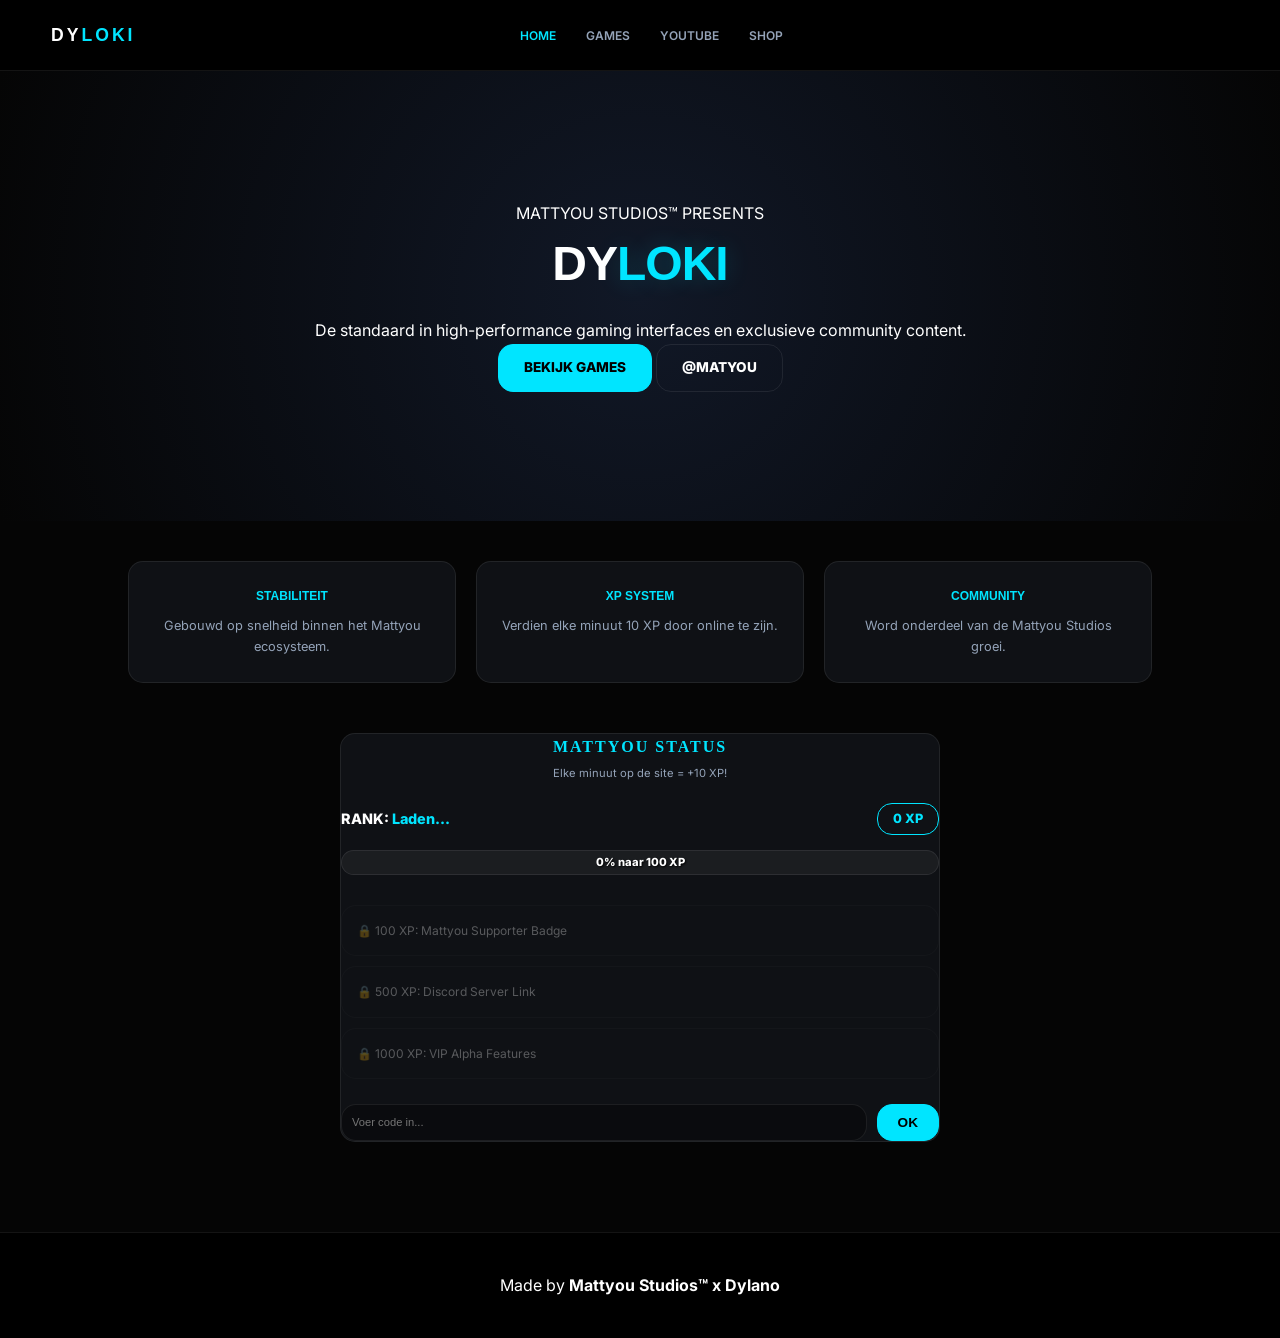
<file: index.html>
<!DOCTYPE html>
<html lang="nl">
<head>
    <meta charset="UTF-8">
    <meta name="viewport" content="width=device-width, initial-scale=1.0">
    <title>DYLOKI | Official Home</title>
    <link rel="stylesheet" href="/style.css">
    <link href="https://fonts.googleapis.com/css2?family=Inter:wght@400;600;800&family=Syncopate:wght@700&display=swap" rel="stylesheet">
</head>
<body>

    <nav class="navbar">
        <div class="logo hover-glow" onclick="window.location.href='/'">DY<span>LOKI</span></div>
        <ul class="nav-links">
            <li><a href="/" class="highlight-link">Home</a></li>
            <li><a href="/games/">Games</a></li>
            <li><a href="https://www.youtube.com/@matyou333" target="_blank">YouTube</a></li>
            <li><a href="/shop/">Shop</a></li>
        </ul>
        <div class="nav-spacer"></div>
    </nav>

    <header class="hero-premium">
        <div class="hero-content">
            <span class="eyebrow">MATTYOU STUDIOS™ PRESENTS</span>
            <h1 class="main-title">DY<span>LOKI</span></h1>
            <p class="hero-description">De standaard in high-performance gaming interfaces en exclusieve community content.</p>
            <div class="cta-group">
                <a href="/games/" class="btn-main">BEKIJK GAMES</a>
                <a href="https://www.youtube.com/@matyou333" class="btn-sub">@MATYOU</a>
            </div>
        </div>
    </header>

    <main class="container">
        <section class="mission-grid">
            <div class="mission-card interactive-border">
                <h3>STABILITEIT</h3>
                <p style="font-size: 0.8rem; color: var(--text-muted);">Gebouwd op snelheid binnen het Mattyou ecosysteem.</p>
            </div>
            <div class="mission-card interactive-border">
                <h3>XP SYSTEM</h3>
                <p style="font-size: 0.8rem; color: var(--text-muted);">Verdien elke minuut 10 XP door online te zijn.</p>
            </div>
            <div class="mission-card interactive-border">
                <h3>COMMUNITY</h3>
                <p style="font-size: 0.8rem; color: var(--text-muted);">Word onderdeel van de Mattyou Studios groei.</p>
            </div>
        </section>

        <section class="glass-panel interactive-border" style="margin-top: 50px; max-width: 600px; margin-left: auto; margin-right: auto;">
            <div style="text-align: center; margin-bottom: 20px;">
                <h2 style="font-family: 'Syncopate'; font-size: 1rem; color: var(--cyan); letter-spacing: 2px;">MATTYOU STATUS</h2>
                <p style="font-size: 0.7rem; color: var(--text-muted); margin-top: 5px;">Elke minuut op de site = +10 XP!</p>
            </div>

            <div style="display: flex; justify-content: space-between; align-items: center; margin-bottom: 15px;">
                <span style="font-weight: 800; font-size: 0.9rem;">RANK: <span id="rank-name" style="color: var(--cyan);">Laden...</span></span>
                <span id="xp-counter" class="btn-sub" style="padding: 5px 15px; font-size: 0.8rem; border-color: var(--cyan); color: var(--cyan); border-radius: 15px;">0 XP</span>
            </div>

            <div style="background: rgba(255,255,255,0.05); border-radius: 15px; height: 25px; width: 100%; overflow: hidden; position: relative; border: 1px solid var(--border-light);">
                <div id="xp-bar" style="background: linear-gradient(90deg, var(--cyan), #00aaff); height: 100%; width: 0%; transition: width 1s ease;"></div>
                <div id="xp-percentage" style="position: absolute; width: 100%; text-align: center; top: 3px; font-weight: 800; font-size: 0.7rem; text-shadow: 1px 1px 2px black;">0% naar 100 XP</div>
            </div>

            <div style="margin-top: 30px; display: grid; gap: 10px;">
                <div id="feat-100" class="mission-card" style="padding: 15px; opacity: 0.3; font-size: 0.75rem; text-align: left; min-width: 100%;">🔒 100 XP: Mattyou Supporter Badge</div>
                <div id="feat-500" class="mission-card" style="padding: 15px; opacity: 0.3; font-size: 0.75rem; text-align: left; min-width: 100%;">🔒 500 XP: Discord Server Link</div>
                <div id="feat-1000" class="mission-card" style="padding: 15px; opacity: 0.3; font-size: 0.75rem; text-align: left; min-width: 100%;">🔒 1000 XP: VIP Alpha Features</div>
            </div>

            <div style="margin-top: 25px; display: flex; gap: 10px;">
                <input type="password" id="admin-code-input" placeholder="Voer code in..." style="flex-grow: 1; background: rgba(0,0,0,0.3); border: 1px solid var(--border-light); color: white; padding: 10px; border-radius: 15px; font-size: 0.7rem;">
                <button onclick="checkAdminCode()" class="btn-main" style="padding: 10px 20px;">OK</button>
            </div>
        </section>
    </main>

    <footer class="footer-main">
        <p>Made by <strong>Mattyou Studios™ x Dylano</strong></p>
    </footer>

    <script src="/xp-system.js"></script>
</body>
</html>
</file>
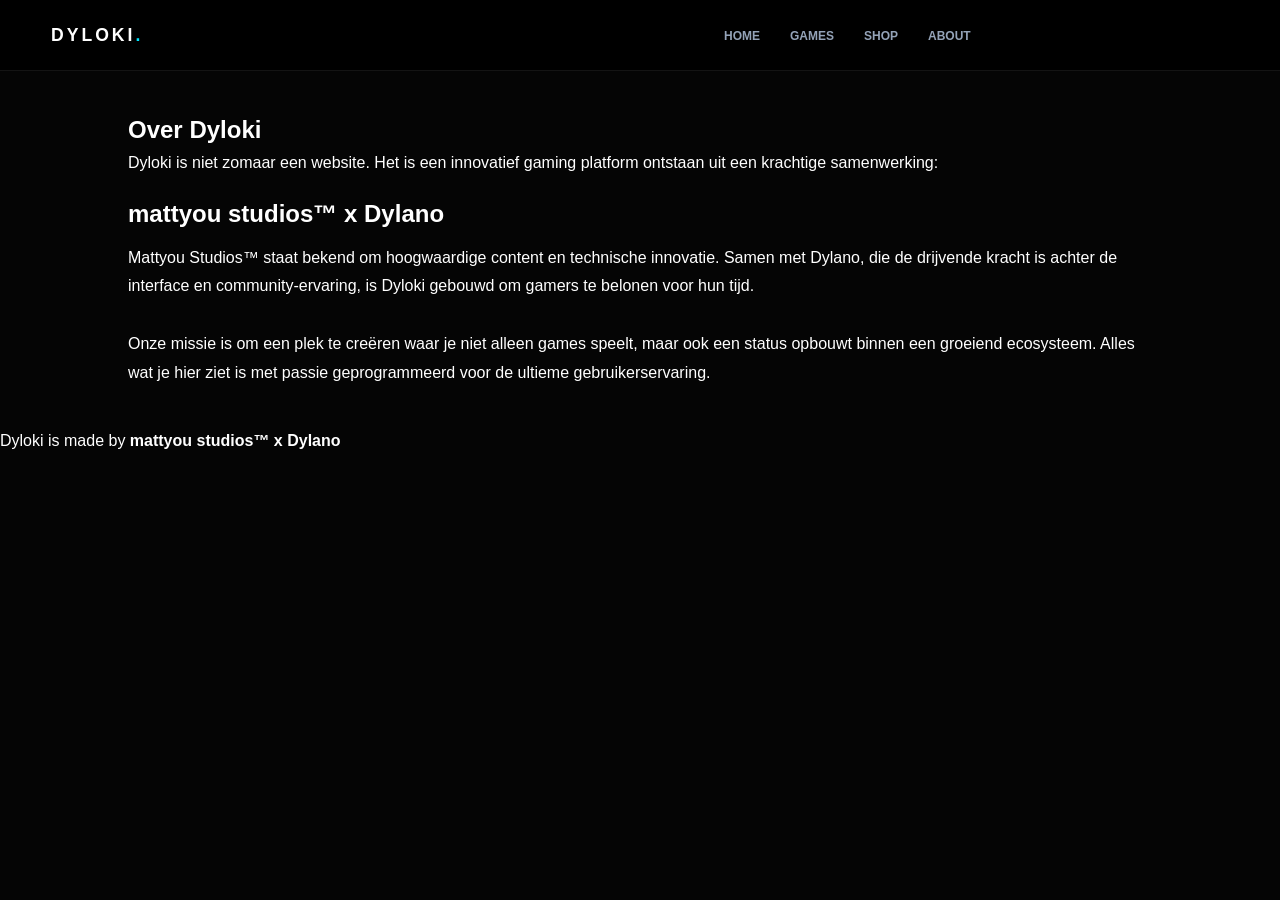
<file: about/index.html>
<!DOCTYPE html>
<html lang="nl">
<head>
    <meta charset="UTF-8">
    <title>Dyloki | Over Ons</title>
    <link rel="stylesheet" href="../style.css">
</head>
<body>
    <nav class="navbar">
        <div class="logo">DYLOKI<span>.</span></div>
        <ul class="nav-links">
            <li><a href="../">Home</a></li>
            <li><a href="../games/">Games</a></li>
            <li><a href="../shop/">Shop</a></li>
            <li><a href="../about/">About</a></li>
        </ul>
    </nav>

    <main class="container">
        <section class="status-card">
            <h1>Over <span class="highlight">Dyloki</span></h1>
            <p>Dyloki is niet zomaar een website. Het is een innovatief gaming platform ontstaan uit een krachtige samenwerking:</p>
            <h2 style="margin-top:20px;">mattyou studios™ x Dylano</h2>
            <p style="margin-top:10px; line-height:1.8;">
                Mattyou Studios™ staat bekend om hoogwaardige content en technische innovatie. Samen met Dylano, die de drijvende kracht is achter de interface en community-ervaring, is Dyloki gebouwd om gamers te belonen voor hun tijd. 
                <br><br>
                Onze missie is om een plek te creëren waar je niet alleen games speelt, maar ook een status opbouwt binnen een groeiend ecosysteem. Alles wat je hier ziet is met passie geprogrammeerd voor de ultieme gebruikerservaring.
            </p>
        </section>
    </main>

    <footer><p>Dyloki is made by <strong>mattyou studios™ x Dylano</strong></p></footer>
    <script src="../script.js"></script>
</body>
</html>
</file>
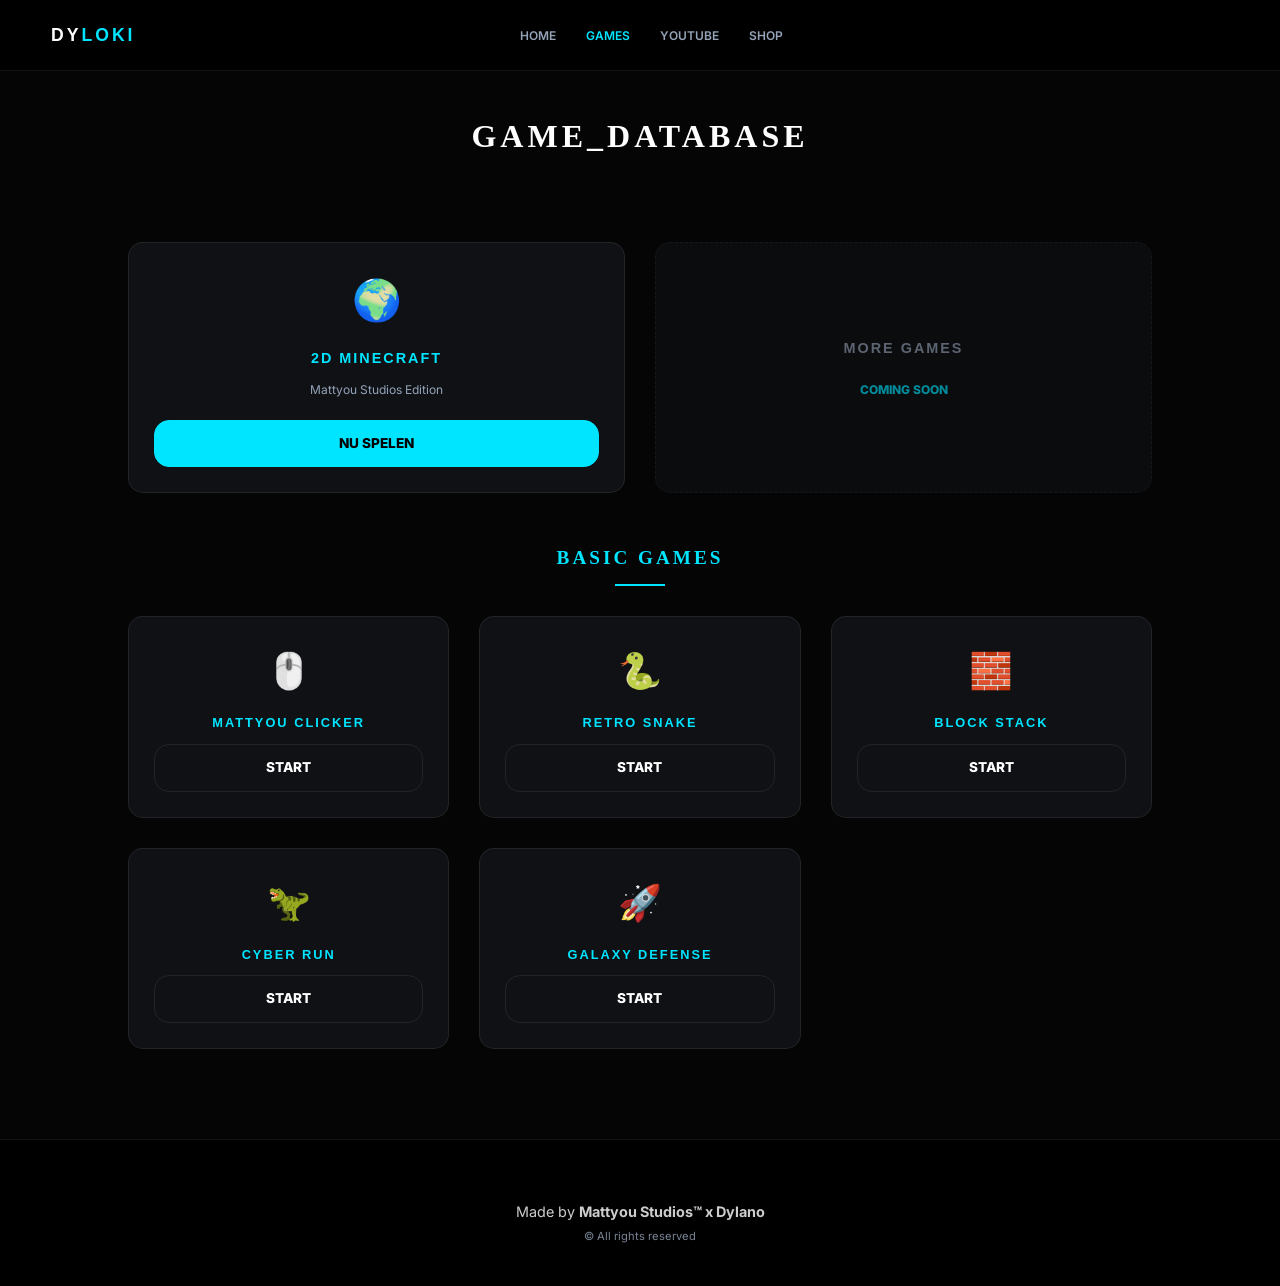
<file: games/index.html>
<!DOCTYPE html>
<html lang="nl">
<head>
    <meta charset="UTF-8">
    <meta name="viewport" content="width=device-width, initial-scale=1.0">
    <title>DYLOKI | Game Database</title>
    <link rel="stylesheet" href="/style.css">
    <link href="https://fonts.googleapis.com/css2?family=Inter:wght@400;600;800&family=Syncopate:wght@700&display=swap" rel="stylesheet">
</head>
<body>
    <nav class="navbar">
        <div class="logo hover-glow" onclick="window.location.href='/'">DY<span>LOKI</span></div>
        <ul class="nav-links">
            <li><a href="/">Home</a></li>
            <li><a href="/games/" class="highlight-link">Games</a></li>
            <li><a href="https://www.youtube.com/@matyou333" target="_blank">YouTube</a></li>
            <li><a href="/shop/">Shop</a></li>
        </ul>
        <div class="nav-spacer"></div>
    </nav>

    <header class="container" style="text-align: center; padding-top: 40px;">
        <h1 style="font-family: 'Syncopate'; font-size: 2rem; letter-spacing: 4px;">GAME_<span>DATABASE</span></h1>
    </header>

    <main class="container">
        <div class="grid" style="margin-bottom: 50px;">
            <div class="mission-card interactive-border" style="text-align: center;">
                <div style="font-size: 2.5rem; margin-bottom: 15px;">🌍</div>
                <h3 style="font-size: 0.9rem; letter-spacing: 2px;">2D MINECRAFT</h3>
                <p style="font-size: 0.75rem; color: var(--text-muted); margin-bottom: 20px;">Mattyou Studios Edition</p>
                <a href="/minecraft/" class="btn-main" style="display: block; width: 100%;">NU SPELEN</a>
            </div>

            <div class="mission-card interactive-border" style="text-align: center; display: flex; flex-direction: column; justify-content: center; opacity: 0.6; border-style: dashed;">
                <h3 style="font-size: 0.9rem; letter-spacing: 2px; color: var(--text-muted);">MORE GAMES</h3>
                <p style="font-size: 0.75rem; color: var(--cyan); font-weight: 800; margin-top: 10px;">COMING SOON</p>
            </div>
        </div>

        <div style="text-align: center; margin-bottom: 30px;">
            <h2 style="font-family: 'Syncopate'; font-size: 1.2rem; letter-spacing: 3px; color: var(--cyan);">BASIC GAMES</h2>
            <div style="width: 50px; height: 2px; background: var(--cyan); margin: 10px auto;"></div>
        </div>

        <div class="grid">
            <div class="mission-card interactive-border" style="text-align: center;">
                <div style="font-size: 2.2rem; margin-bottom: 15px;">🖱️</div>
                <h3 style="font-size: 0.8rem; letter-spacing: 2px;">MATTYOU CLICKER</h3>
                <a href="/games/basic/clicker.html" class="btn-sub" style="display: block; width: 100%;">START</a>
            </div>
            <div class="mission-card interactive-border" style="text-align: center;">
                <div style="font-size: 2.2rem; margin-bottom: 15px;">🐍</div>
                <h3 style="font-size: 0.8rem; letter-spacing: 2px;">RETRO SNAKE</h3>
                <a href="/games/basic/snake.html" class="btn-sub" style="display: block; width: 100%;">START</a>
            </div>
            <div class="mission-card interactive-border" style="text-align: center;">
                <div style="font-size: 2.2rem; margin-bottom: 15px;">🧱</div>
                <h3 style="font-size: 0.8rem; letter-spacing: 2px;">BLOCK STACK</h3>
                <a href="/games/basic/tetris.html" class="btn-sub" style="display: block; width: 100%;">START</a>
            </div>
            <div class="mission-card interactive-border" style="text-align: center;">
                <div style="font-size: 2.2rem; margin-bottom: 15px;">🦖</div>
                <h3 style="font-size: 0.8rem; letter-spacing: 2px;">CYBER RUN</h3>
                <a href="/games/basic/dino.html" class="btn-sub" style="display: block; width: 100%;">START</a>
            </div>
            <div class="mission-card interactive-border" style="text-align: center;">
                <div style="font-size: 2.2rem; margin-bottom: 15px;">🚀</div>
                <h3 style="font-size: 0.8rem; letter-spacing: 2px;">GALAXY DEFENSE</h3>
                <a href="/games/basic/space.html" class="btn-sub" style="display: block; width: 100%;">START</a>
            </div>
        </div>
    </main>

    <footer class="footer-main" style="text-align: center; padding: 60px 0 40px; opacity: 0.8;">
        <p style="font-size: 0.9rem; margin-bottom: 5px;">Made by <strong>Mattyou Studios™ x Dylano</strong></p>
        <p style="font-size: 0.7rem; color: var(--text-muted);">&copy; All rights reserved</p>
    </footer>

    <script src="/xp-system.js"></script>
</body>
</html>
</file>
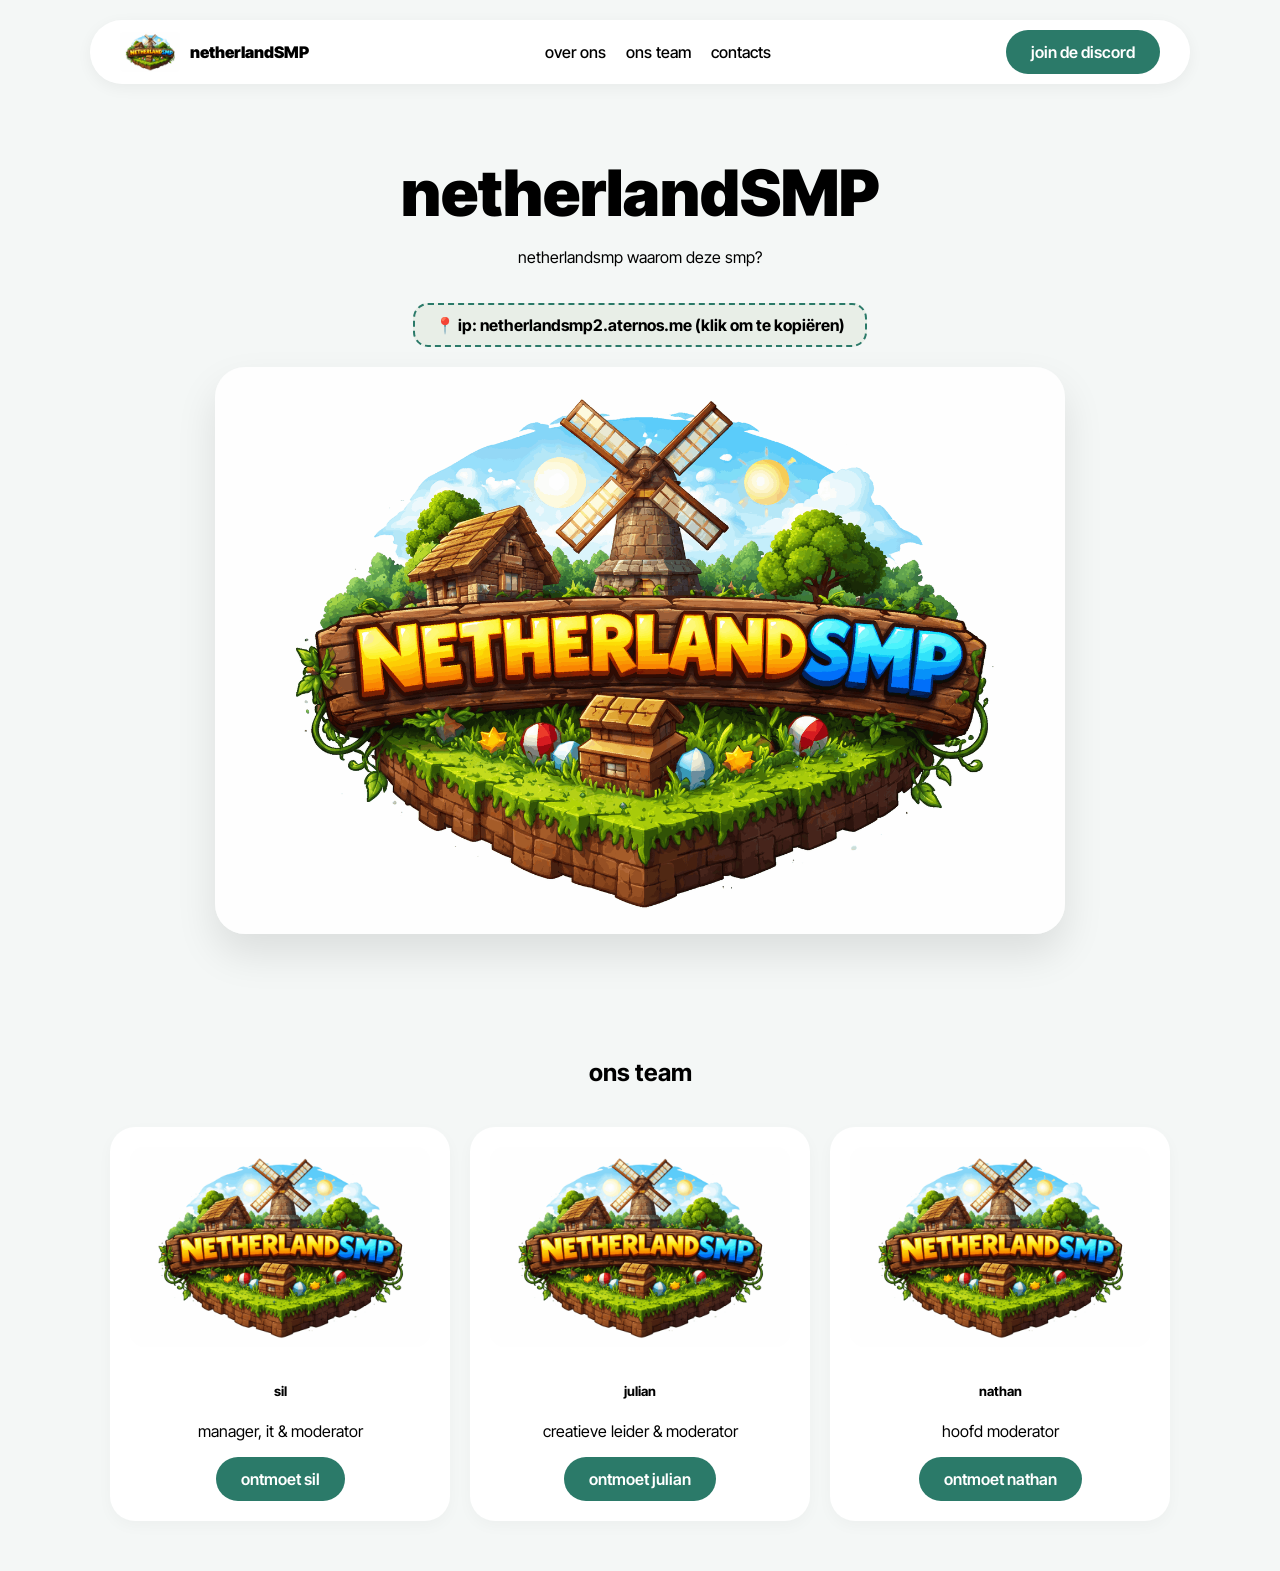
<file: hackacopy/index.html>
<!DOCTYPE html>
<html lang="nl">
<head>
    <meta charset="UTF-8">
    <meta name="viewport" content="width=device-width, initial-scale=1.0">
    <title>netherlandSMP - Home</title>
    
    <link rel="stylesheet" href="style.css">
    
    <link href="https://fonts.googleapis.com/css?family=Inter+Tight:400,700,900&display=swap" rel="stylesheet">
</head>
<body>

    <nav class="navbar">
        <a href="#" class="navbar-brand">
            <img src="logo.png" class="navbar-logo" alt="Logo"> 
            netherlandSMP
        </a>
        <ul class="nav-links">
            <li><a href="#about">over ons</a></li>
            <li><a href="#team">ons team</a></li>
            <li><a href="#contact">contacts</a></li>
        </ul>
        <a href="https://discord.gg/MqGPSrWAp6" class="btn-primary">join de discord</a>
    </nav>

    <section class="hero">
        <div class="container">
            <h1>netherlandSMP</h1>
            <p>netherlandsmp waarom deze smp?</p>
            <div class="ip-box" onclick="copyIP()">
                📍 ip: netherlandsmp2.aternos.me (klik om te kopiëren)
            </div>
            <br>
            <img src="hero-molen.png" class="main-img" alt="Minecraft Windmill">
        </div>
    </section>

    <section class="team-section" id="team">
        <div class="container">
            <h2><strong>ons team</strong></h2>
            <div class="team-grid">
                <div class="team-card">
                    <img src="team-sil.png" alt="Sil">
                    <h5>sil</h5>
                    <p>manager, it & moderator</p>
                    <a href="#" class="btn-primary">ontmoet sil</a>
                </div>
                <div class="team-card">
                    <img src="team-julian.png" alt="Julian">
                    <h5>julian</h5>
                    <p>creatieve leider & moderator</p>
                    <a href="#" class="btn-primary">ontmoet julian</a>
                </div>
                <div class="team-card">
                    <img src="team-nathan.png" alt="Nathan">
                    <h5>nathan</h5>
                    <p>hoofd moderator</p>
                    <a href="#" class="btn-primary">ontmoet nathan</a>
                </div>
            </div>
        </div>
    </section>

    <script src="script.js"></script>
</body>
</html>
</file>
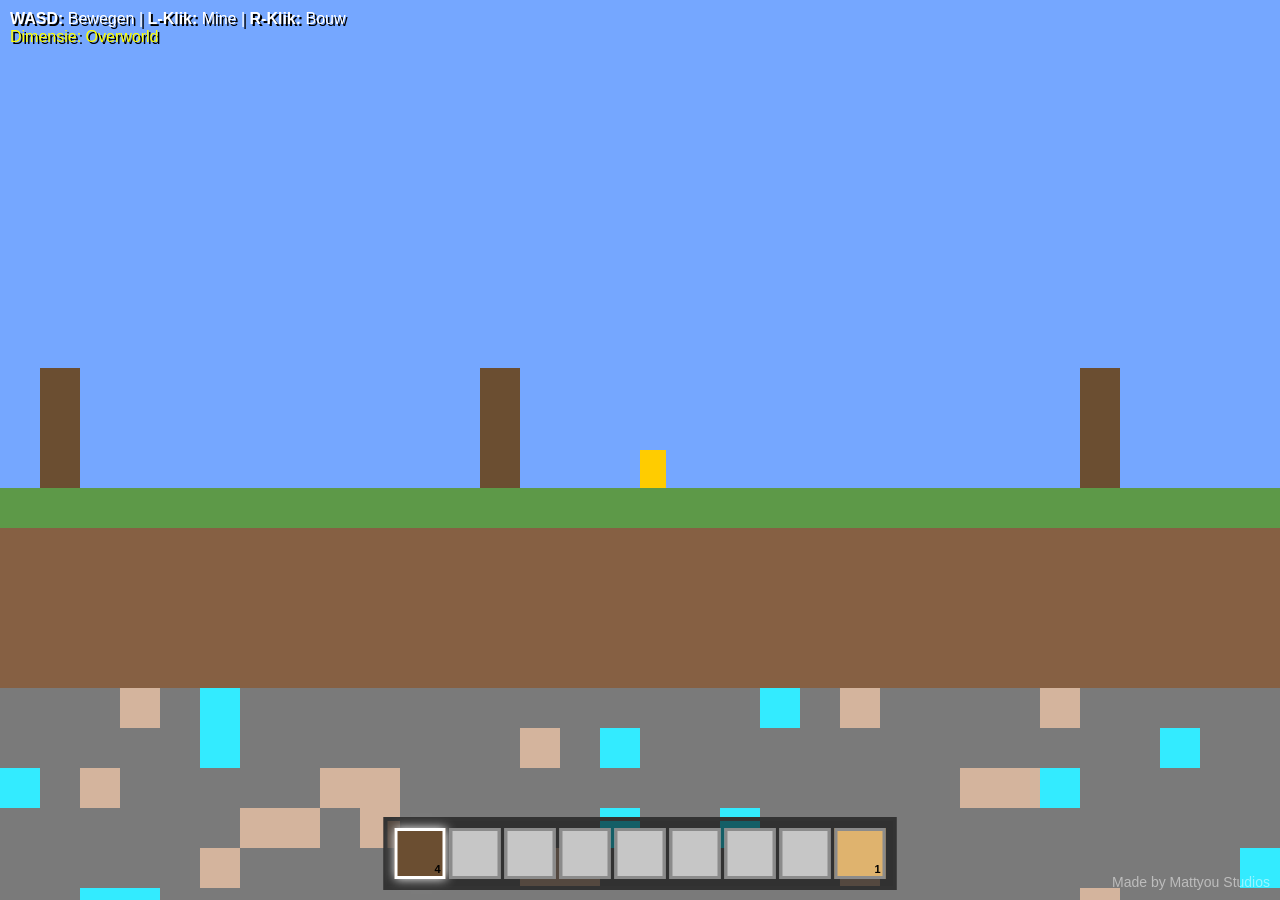
<file: minecraft/index.html>
<!DOCTYPE html>
<html lang="nl">
<head>
    <meta charset="UTF-8">
    <title>2D Minecraft: Mattyou Studios Edition</title>
    <style>
        body { margin: 0; overflow: hidden; background: #75a7ff; font-family: 'Segoe UI', sans-serif; transition: background 0.5s; }
        canvas { display: block; image-rendering: pixelated; }
        
        #hud { position: absolute; top: 10px; left: 10px; color: white; text-shadow: 2px 2px #000; pointer-events: none; z-index: 5; }
        
        /* Watermerk op hoofdscherm */
        #watermark { position: absolute; bottom: 10px; right: 10px; color: rgba(255,255,255,0.5); font-size: 14px; pointer-events: none; z-index: 5; }

        #hotbar { position: absolute; bottom: 10px; left: 50%; transform: translateX(-50%); display: flex; background: rgba(0,0,0,0.6); padding: 5px; border: 4px solid #333; }
        .slot { width: 45px; height: 45px; border: 3px solid #8b8b8b; margin: 2px; display: flex; align-items: center; justify-content: center; background: #c6c6c6; position: relative; }
        .slot.selected { border-color: white; box-shadow: 0 0 10px white; }
        .slot span { position: absolute; bottom: 1px; right: 2px; font-size: 11px; color: #000; font-weight: bold; }

        .overlay { display: none; position: absolute; top: 50%; left: 50%; transform: translate(-50%, -50%); background: #c6c6c6; border: 4px solid #333; padding: 20px; z-index: 10; width: 420px; box-shadow: 10px 10px 0px rgba(0,0,0,0.3); }
        button { width: 100%; margin: 5px 0; padding: 10px; cursor: pointer; background: #4CAF50; border: 2px solid #2e7d32; color: white; font-weight: bold; }
        
        .studio-tag { display: block; text-align: right; font-size: 10px; color: #555; margin-top: 10px; font-style: italic; }

        #dragon-bar { display: none; position: absolute; top: 50px; left: 50%; transform: translateX(-50%); width: 300px; height: 20px; background: #333; border: 2px solid white; z-index: 5; }
        #dragon-health { width: 100%; height: 100%; background: #a300a3; transition: width 0.2s; }
        #win-screen { display: none; position: absolute; top: 0; left: 0; width: 100%; height: 100%; background: rgba(0,0,0,0.8); color: gold; text-align: center; justify-content: center; align-items: center; flex-direction: column; z-index: 100; font-size: 30px; }
    </style>
</head>
<body>

<div id="hud">
    <b>WASD:</b> Bewegen | <b>L-Klik:</b> Mine | <b>R-Klik:</b> Bouw<br>
    <span id="dim-text" style="color: yellow;">Dimensie: Overworld</span>
</div>

<div id="watermark">Made by Mattyou Studios</div>

<div id="dragon-bar"><div id="dragon-health"></div><div style="position:absolute; width:100%; text-align:center; top:0; color:white; font-size:12px; font-weight:bold;">ENDER DRAGON</div></div>

<div id="win-screen">
    <h1>GEFELICITEERD!</h1>
    <p>Je hebt Minecraft Mattyou 2D Edition uitgespeeld!</p>
    <span style="font-size: 18px;">Productie: Mattyou Studios</span><br>
    <button onclick="location.reload()" style="width:200px;">Speel Opnieuw</button>
</div>

<div id="hotbar">
    <div class="slot selected" id="slot0"></div>
    <div class="slot" id="slot1"></div>
    <div class="slot" id="slot2"></div>
    <div class="slot" id="slot3"></div>
    <div class="slot" id="slot4"></div>
    <div class="slot" id="slot5"></div>
    <div class="slot" id="slot6"></div>
    <div class="slot" id="slot7"></div>
    <div class="slot" id="slot8"></div>
</div>

<div id="inventory-menu" class="overlay">
    <h2>🎒 Inventory</h2>
    <div id="inv-display" style="background:#a9a9a9; padding:10px; border:2px inset #555; margin-bottom:10px;"></div>
    <button onclick="quickCraft('planks')">Hout -> Planken</button>
    <button onclick="quickCraft('crafting_table')">Maak Crafting Table</button>
    <button onclick="closeAll()">Sluiten [E]</button>
    <span class="studio-tag">Made by Mattyou Studios</span>
</div>

<div id="dim-menu" class="overlay">
    <h2>🌌 Dimensies</h2>
    <button onclick="travel('overworld')">Overworld</button>
    <button onclick="travel('nether')">Nether</button>
    <button id="end-btn" onclick="travel('the_end')" disabled>The End (Bezoek eerst Nether)</button>
    <button onclick="closeAll()">Sluiten [F]</button>
    <span class="studio-tag">Made by Mattyou Studios</span>
</div>

<div id="table-menu" class="overlay">
    <h2>🛠️ Crafting Table</h2>
    <button onclick="complexCraft('iron_pickaxe')">Iron Pickaxe (3 Iron)</button>
    <button onclick="complexCraft('sword')">Diamond Sword (2 Diamond)</button>
    <button onclick="closeAll()">Sluiten [C]</button>
    <span class="studio-tag">Made by Mattyou Studios</span>
</div>

<canvas id="gameCanvas"></canvas>

<script>
const canvas = document.getElementById('gameCanvas');
const ctx = canvas.getContext('2d');
canvas.width = window.innerWidth;
canvas.height = window.innerHeight;

const tileSize = 40;
let world = {}; 
let currentDim = 'overworld';
let hasVisitedNether = false;
let dragonHP = 100;
let dragonDefeated = false;

// Mining
let miningTile = null;
let mineTimer = 0;
const BASE_MINE_TIME = 40;

const inventory = { log: 4, dirt: 0, grass: 0, stone: 0, iron: 0, diamond: 0, netherite: 0, planks: 0, crafting_table: 1, has_sword: false, has_pickaxe: false };
const hotbarOrder = ['log', 'planks', 'grass', 'dirt', 'stone', 'iron', 'diamond', 'netherite', 'crafting_table'];
let selectedSlot = 0;

const player = { x: 400, y: 100, w: 26, h: 38, vx: 0, vy: 0, speed: 5, jump: -11, grounded: false };
const keys = {};

const colors = {
    grass: '#5d9948', dirt: '#866043', stone: '#7a7a7a', iron: '#d4b49d', diamond: '#33ebff',
    netherrack: '#722626', netherite: '#312323', end_stone: '#d8d89a', bedrock: '#111',
    log: '#6b4e31', leaf: '#3eb03e', planks: '#a0764c', crafting_table: '#dfb36e', air: 'transparent'
};

function generateColumn(x, dim) {
    if (!world[dim]) world[dim] = {};
    if (world[dim][x]) return;
    world[dim][x] = {};
    const groundLevel = 12;

    if (dim === 'overworld') {
        for (let y = 0; y < 60; y++) {
            let type = 'air';
            if (y === 59) type = 'bedrock';
            else if (y > groundLevel + 4) { 
                type = 'stone'; 
                if (Math.random() < 0.05) type = 'diamond'; 
                else if (Math.random() < 0.08) type = 'iron'; 
            }
            else if (y > groundLevel) type = 'dirt';
            else if (y === groundLevel) type = 'grass';
            world[dim][x][y] = type;
        }
        if (Math.random() < 0.15) createTree(x, groundLevel - 1, dim);
    } else if (dim === 'nether') {
        for (let y = 0; y < 40; y++) {
            let type = (y === 0 || y === 39) ? 'bedrock' : 'netherrack';
            if (Math.random() < 0.03) type = 'netherite';
            if (Math.random() < 0.1) type = 'air';
            world[dim][x][y] = type;
        }
    } else if (dim === 'the_end') {
        for (let y = 0; y < 40; y++) {
            world[dim][x][y] = (y > 20 && y < 25 && x > -15 && x < 15) ? 'end_stone' : 'air';
        }
    }
}

function createTree(x, y, dim) {
    for(let i=0; i<3; i++) {
        if(!world[dim][x]) world[dim][x] = {};
        world[dim][x][y-i] = 'log';
    }
}

function travel(dim) {
    currentDim = dim;
    if (dim === 'nether') { hasVisitedNether = true; document.getElementById('end-btn').disabled = false; document.body.style.background = "#3d0b0b"; }
    else if (dim === 'the_end') { 
        document.body.style.background = "#1a0a2a"; 
        player.x = 0; player.y = 15 * tileSize;
        document.getElementById('dragon-bar').style.display = 'block';
    } else { document.body.style.background = "#75a7ff"; document.getElementById('dragon-bar').style.display = 'none'; }
    document.getElementById('dim-text').innerText = "Dimensie: " + dim.toUpperCase();
    closeAll();
}

function update() {
    if (keys['a']) player.vx = -player.speed;
    else if (keys['d']) player.vx = player.speed;
    else player.vx = 0;

    const currentTX = Math.floor(player.x / tileSize);
    for(let i = -20; i < 20; i++) generateColumn(currentTX + i, currentDim);

    player.vy += 0.6;
    const tx = Math.floor((player.x + player.w/2) / tileSize);
    const ty = Math.floor((player.y + player.h + player.vy) / tileSize);
    
    if (world[currentDim][tx] && world[currentDim][tx][ty] && world[currentDim][tx][ty] !== 'air') {
        player.y = ty * tileSize - player.h;
        player.vy = 0;
        player.grounded = true;
    } else { player.y += player.vy; player.grounded = false; }
    
    player.x += player.vx;
    if (keys['w'] && player.grounded) { player.vy = player.jump; player.grounded = false; }

    if (miningTile) {
        let speedMult = inventory.has_pickaxe ? 3 : 1;
        mineTimer += speedMult;
        if (mineTimer >= BASE_MINE_TIME) {
            const type = world[currentDim][miningTile.x][miningTile.y];
            if (type !== 'bedrock') {
                inventory[type]++;
                world[currentDim][miningTile.x][miningTile.y] = 'air';
                updateUI();
            }
            miningTile = null;
            mineTimer = 0;
        }
    }
    draw();
    requestAnimationFrame(update);
}

function draw() {
    ctx.save();
    ctx.translate(-player.x + canvas.width/2, -player.y + canvas.height/2);
    ctx.clearRect(player.x - canvas.width, player.y - canvas.height, canvas.width*2, canvas.height*2);
    
    const startX = Math.floor((player.x - canvas.width/2) / tileSize);
    const endX = Math.ceil((player.x + canvas.width/2) / tileSize);

    for (let x = startX; x <= endX; x++) {
        if (world[currentDim][x]) {
            for (let y in world[currentDim][x]) {
                const type = world[currentDim][x][y];
                if (type === 'air') continue;
                ctx.fillStyle = colors[type];
                ctx.fillRect(x * tileSize, y * tileSize, tileSize, tileSize);
                if (miningTile && miningTile.x === x && miningTile.y === parseInt(y)) {
                    ctx.fillStyle = 'white';
                    ctx.fillRect(x * tileSize, y * tileSize + 35, tileSize * (mineTimer / BASE_MINE_TIME), 5);
                }
            }
        }
    }

    if (currentDim === 'the_end' && !dragonDefeated) {
        ctx.fillStyle = 'black';
        ctx.fillRect(-100, 10 * tileSize, 200, 80);
    }

    ctx.fillStyle = '#ffcc00';
    ctx.fillRect(player.x, player.y, player.w, player.h);
    ctx.restore();
}

canvas.onmousedown = (e) => {
    const rx = e.clientX + (player.x - canvas.width/2);
    const ry = e.clientY + (player.y - canvas.height/2);
    const tx = Math.floor(rx / tileSize);
    const ty = Math.floor(ry / tileSize);

    if (e.button === 0) {
        if (currentDim === 'the_end' && !dragonDefeated && rx > -100 && rx < 100 && ry > 10 * tileSize && ry < 10 * tileSize + 80) {
            dragonHP -= inventory.has_sword ? 10 : 2;
            document.getElementById('dragon-health').style.width = dragonHP + "%";
            if (dragonHP <= 0) { dragonDefeated = true; document.getElementById('win-screen').style.display = 'flex'; }
        } else if (world[currentDim][tx] && world[currentDim][tx][ty] !== 'air') {
            miningTile = { x: tx, y: ty };
            mineTimer = 0;
        }
    } else if (e.button === 2) {
        const item = hotbarOrder[selectedSlot];
        if (inventory[item] > 0) {
            if (!world[currentDim][tx]) world[currentDim][tx] = {};
            world[currentDim][tx][ty] = item;
            inventory[item]--;
            updateUI();
        }
    }
};

window.onmouseup = () => { miningTile = null; mineTimer = 0; };
canvas.oncontextmenu = (e) => e.preventDefault();

window.onkeydown = (e) => {
    const k = e.key.toLowerCase();
    keys[k] = true;
    if (k === 'e') toggleMenu('inventory-menu');
    if (k === 'f') toggleMenu('dim-menu');
    if (k === 'c' && inventory.crafting_table > 0) toggleMenu('table-menu');
    if (k >= '1' && k <= '9') { selectedSlot = parseInt(k) - 1; updateUI(); }
};
window.onkeyup = (e) => keys[e.key.toLowerCase()] = false;

function toggleMenu(id) {
    const m = document.getElementById(id);
    const open = m.style.display === 'block';
    closeAll();
    if (!open) { m.style.display = 'block'; updateUI(); }
}

function updateUI() {
    for (let i = 0; i < 9; i++) {
        const slot = document.getElementById('slot' + i);
        slot.classList.toggle('selected', i === selectedSlot);
        const item = hotbarOrder[i];
        if (item && inventory[item] > 0) {
            slot.style.backgroundColor = colors[item];
            slot.innerHTML = `<span>${inventory[item]}</span>`;
        } else { slot.style.backgroundColor = '#c6c6c6'; slot.innerHTML = ''; }
    }
    document.getElementById('inv-display').innerHTML = `Hout: ${inventory.log} | Diamond: ${inventory.diamond} | IJzer: ${inventory.iron}`;
}

function quickCraft(item) {
    if (item === 'planks' && inventory.log > 0) { inventory.log--; inventory.planks += 4; }
    if (item === 'crafting_table' && inventory.planks >= 4) { inventory.planks -= 4; inventory.crafting_table++; }
    updateUI();
}

function complexCraft(item) {
    if (item === 'iron_pickaxe' && inventory.iron >= 3) { inventory.iron -= 3; inventory.has_pickaxe = true; alert("Pickaxe gemaakt!"); }
    if (item === 'sword' && inventory.diamond >= 2) { inventory.diamond -= 2; inventory.has_sword = true; alert("Sword gemaakt!"); }
    updateUI();
}

function closeAll() { document.querySelectorAll('.overlay').forEach(o => o.style.display = 'none'); }

updateUI();
update();
</script>
</body>
</html>
</file>
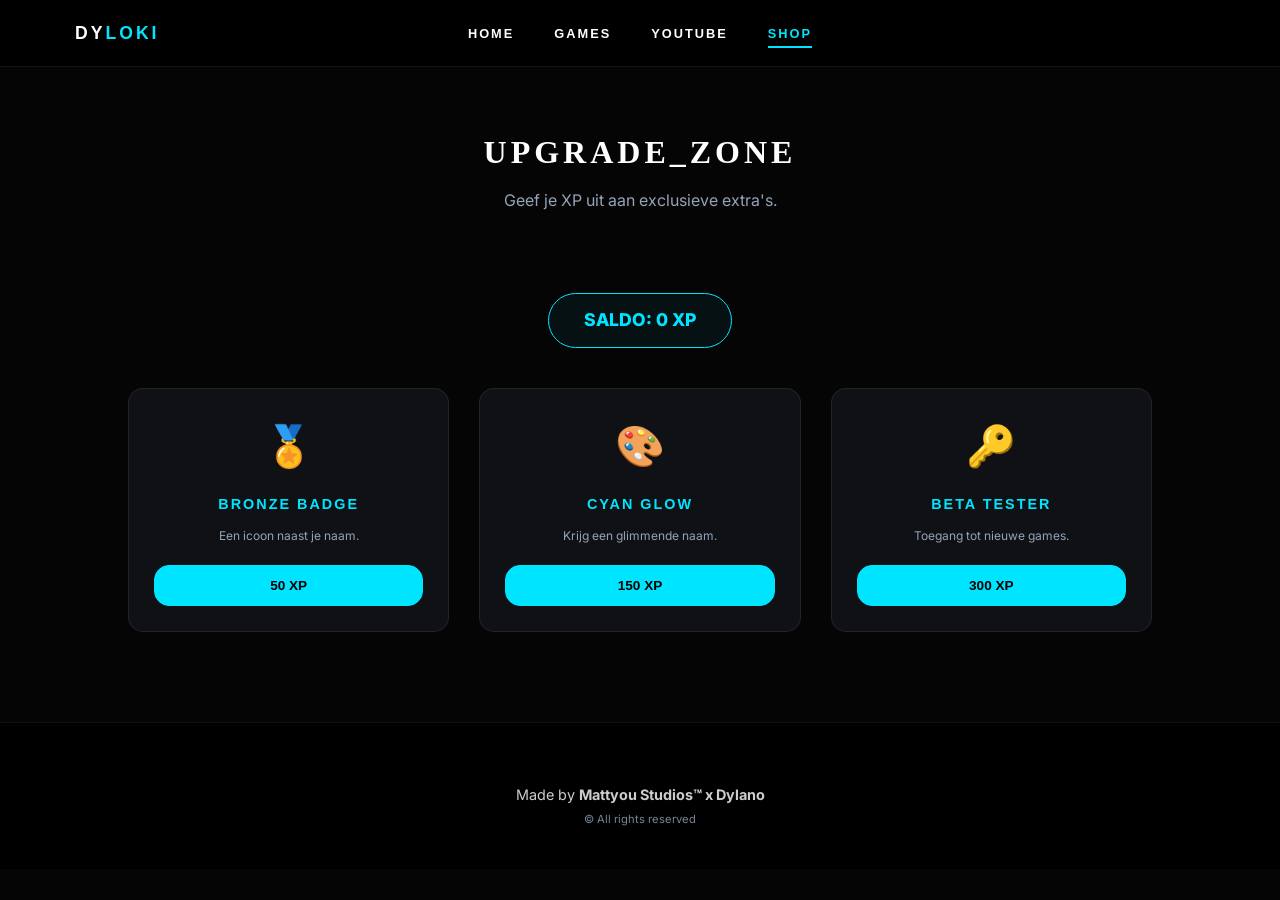
<file: shop/index.html>
<!DOCTYPE html>
<html lang="nl">
<head>
    <meta charset="UTF-8">
    <meta name="viewport" content="width=device-width, initial-scale=1.0">
    <title>DYLOKI | Shop</title>
    <link rel="stylesheet" href="/style.css">
    <link href="https://fonts.googleapis.com/css2?family=Inter:wght@400;600;800&family=Syncopate:wght@700&display=swap" rel="stylesheet">
    <style>
        /* Specifieke fix voor gecentreerd menu in de header */
        .navbar {
            display: flex;
            justify-content: center; /* Zet alles in het midden */
            align-items: center;
            position: relative;
            padding: 20px 0;
        }

        /* Positioneer het logo links, maar houd de links in het midden */
        .logo {
            position: absolute;
            left: 5%;
        }

        .nav-links {
            display: flex;
            gap: 40px; /* Ruimte tussen de menu-items */
            list-style: none;
            margin: 0;
            padding: 0;
        }

        .nav-links a {
            text-decoration: none;
            color: white;
            font-family: 'Syncopate', sans-serif;
            font-size: 0.8rem;
            letter-spacing: 2px;
            transition: color 0.3s ease;
        }

        .nav-links a:hover {
            color: var(--cyan);
        }

        .highlight-link {
            color: var(--cyan) !important;
            border-bottom: 2px solid var(--cyan);
            padding-bottom: 5px;
        }
    </style>
</head>
<body>

    <nav class="navbar">
        <div class="logo hover-glow" onclick="window.location.href='/'">DY<span>LOKI</span></div>
        <ul class="nav-links">
            <li><a href="/">HOME</a></li>
            <li><a href="/games/">GAMES</a></li>
            <li><a href="https://www.youtube.com/@matyou333" target="_blank">YOUTUBE</a></li>
            <li><a href="/shop/" class="highlight-link">SHOP</a></li>
        </ul>
    </nav>

    <header class="container" style="text-align: center; padding-top: 60px;">
        <h1 style="font-family: 'Syncopate'; font-size: 2rem; letter-spacing: 4px;">UPGRADE_<span>ZONE</span></h1>
        <p style="color: var(--text-muted); margin-top: 10px;">Geef je XP uit aan exclusieve extra's.</p>
    </header>

    <main class="container">
        <div style="text-align: center; margin-bottom: 40px;">
            <div id="shop-xp-display" class="btn-sub" style="display: inline-block; padding: 12px 35px; border-color: var(--cyan); color: var(--cyan); font-weight: 800; font-size: 1.1rem; border-radius: 50px; background: rgba(0, 229, 255, 0.05);">
                SALDO: LADEN...
            </div>
        </div>

        <div class="grid">
            <div class="mission-card interactive-border" style="text-align: center;">
                <div style="font-size: 2.5rem; margin-bottom: 15px;">🏅</div>
                <h3 style="font-size: 0.9rem; letter-spacing: 2px;">BRONZE BADGE</h3>
                <p style="font-size: 0.75rem; color: var(--text-muted); margin-bottom: 20px;">Een icoon naast je naam.</p>
                <button onclick="buyItem('Bronze Badge', 50)" class="btn-main" style="width: 100%;">50 XP</button>
            </div>

            <div class="mission-card interactive-border" style="text-align: center;">
                <div style="font-size: 2.5rem; margin-bottom: 15px;">🎨</div>
                <h3 style="font-size: 0.9rem; letter-spacing: 2px;">CYAN GLOW</h3>
                <p style="font-size: 0.75rem; color: var(--text-muted); margin-bottom: 20px;">Krijg een glimmende naam.</p>
                <button onclick="buyItem('Cyan Glow', 150)" class="btn-main" style="width: 100%;">150 XP</button>
            </div>

            <div class="mission-card interactive-border" style="text-align: center;">
                <div style="font-size: 2.5rem; margin-bottom: 15px;">🔑</div>
                <h3 style="font-size: 0.9rem; letter-spacing: 2px;">BETA TESTER</h3>
                <p style="font-size: 0.75rem; color: var(--text-muted); margin-bottom: 20px;">Toegang tot nieuwe games.</p>
                <button onclick="buyItem('Beta Access', 300)" class="btn-main" style="width: 100%;">300 XP</button>
            </div>
        </div>
    </main>

    <footer class="footer-main" style="text-align: center; padding: 60px 0 40px; opacity: 0.8;">
        <p style="font-size: 0.9rem; margin-bottom: 5px;">Made by <strong>Mattyou Studios™ x Dylano</strong></p>
        <p style="font-size: 0.7rem; color: var(--text-muted);">&copy; All rights reserved</p>
    </footer>

    <script>
        // Gebruik de centrale sleutel
        const XP_KEY = 'user_total_xp';

        function updateShop() {
            const xp = localStorage.getItem(XP_KEY) || 0;
            document.getElementById('shop-xp-display').innerText = `SALDO: ${xp} XP`;
        }

        function buyItem(name, price) {
            let xp = parseInt(localStorage.getItem(XP_KEY)) || 0;
            if (xp >= price) {
                xp -= price;
                localStorage.setItem(XP_KEY, xp);
                alert(`Succes! Je hebt ${name} gekocht voor ${price} XP.`);
                updateShop();
            } else {
                alert("Je hebt niet genoeg XP voor dit item!");
            }
        }

        window.onload = updateShop;
        setInterval(updateShop, 1000);
    </script>
</body>
</html>
</file>
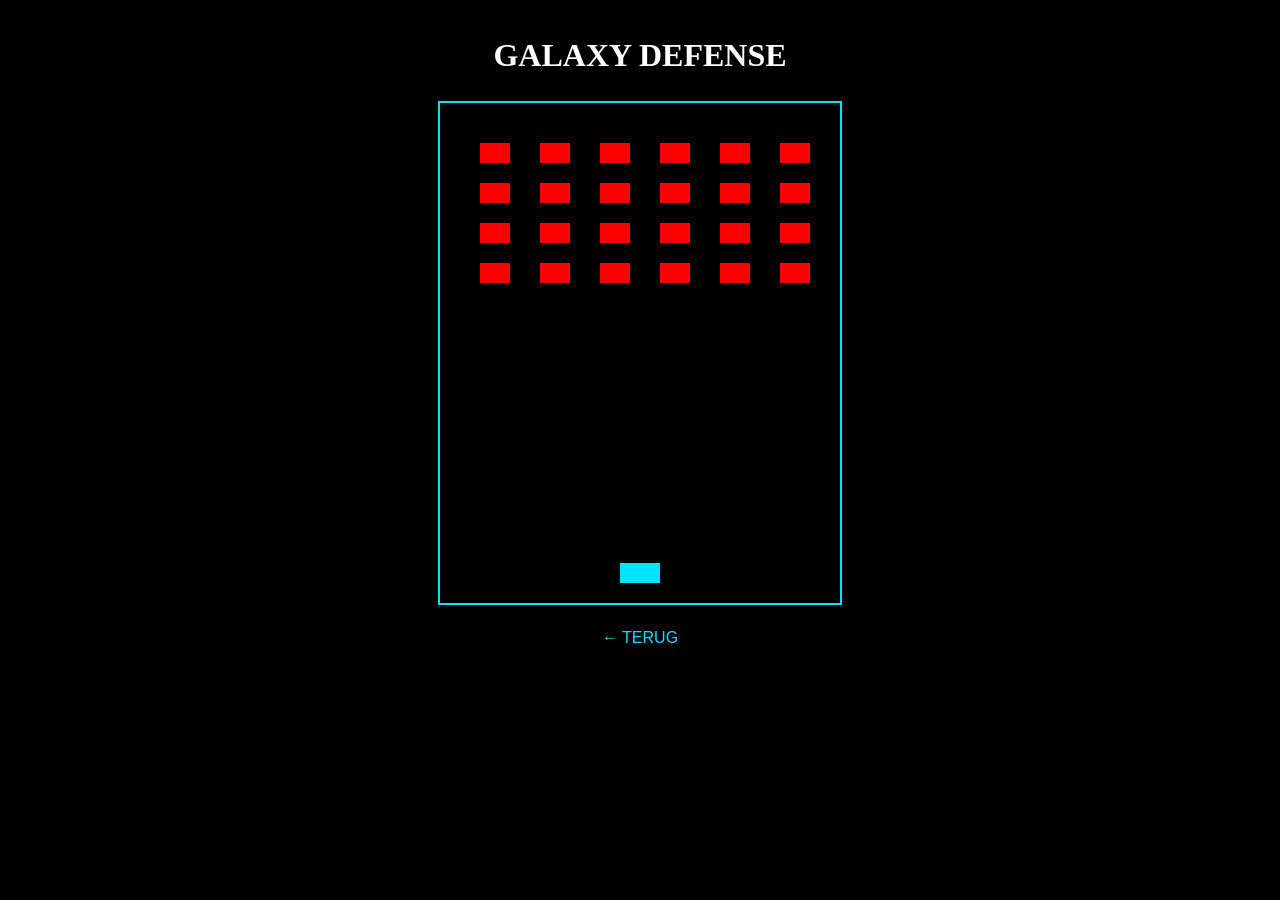
<file: games/basic/space.html>
<!DOCTYPE html>
<html>
<head>
    <title>DYLOKI | Galaxy Defense</title>
    <link rel="stylesheet" href="/style.css">
</head>
<body style="text-align: center; background: #000; color: white;">
    <h1 style="font-family: 'Syncopate'; padding-top: 30px;">GALAXY DEFENSE</h1>
    <canvas id="game" width="400" height="500" style="border: 2px solid var(--cyan); margin: 20px auto; display: block;"></canvas>
    <a href="/games/" style="color: var(--cyan); text-decoration: none;">← TERUG</a>

    <script>
        const canvas = document.getElementById('game');
        const ctx = canvas.getContext('2d');
        let ship = { x: 180, y: 460, w: 40, h: 20 };
        let bullets = [];
        let enemies = [];

        function initEnemies() {
            for(let i=0; i<6; i++) {
                for(let j=0; j<4; j++) {
                    enemies.push({x: 40+i*60, y: 40+j*40, w: 30, h: 20, alive: true});
                }
            }
        }

        function draw() {
            ctx.clearRect(0, 0, 400, 500);
            ctx.fillStyle = "#00e5ff";
            ctx.fillRect(ship.x, ship.y, ship.w, ship.h);

            bullets.forEach((b, index) => {
                b.y -= 7;
                ctx.fillStyle = "yellow";
                ctx.fillRect(b.x, b.y, 4, 10);
                
                enemies.forEach(e => {
                    if(e.alive && b.x > e.x && b.x < e.x + e.w && b.y < e.y + e.h && b.y > e.y) {
                        e.alive = false;
                        bullets.splice(index, 1);
                    }
                });
            });

            enemies.forEach(e => {
                if(e.alive) {
                    ctx.fillStyle = "red";
                    ctx.fillRect(e.x, e.y, e.w, e.h);
                }
            });

            if(enemies.every(e => !e.alive)) {
                ctx.fillStyle = "white";
                ctx.fillText("MISSION CLEAR", 150, 250);
            }

            requestAnimationFrame(draw);
        }

        window.addEventListener('keydown', e => {
            if(e.key === "ArrowLeft" && ship.x > 0) ship.x -= 20;
            if(e.key === "ArrowRight" && ship.x < 360) ship.x += 20;
            if(e.key === " ") bullets.push({x: ship.x + 18, y: ship.y});
        });

        initEnemies();
        draw();
    </script>
</body>
</html>
</file>
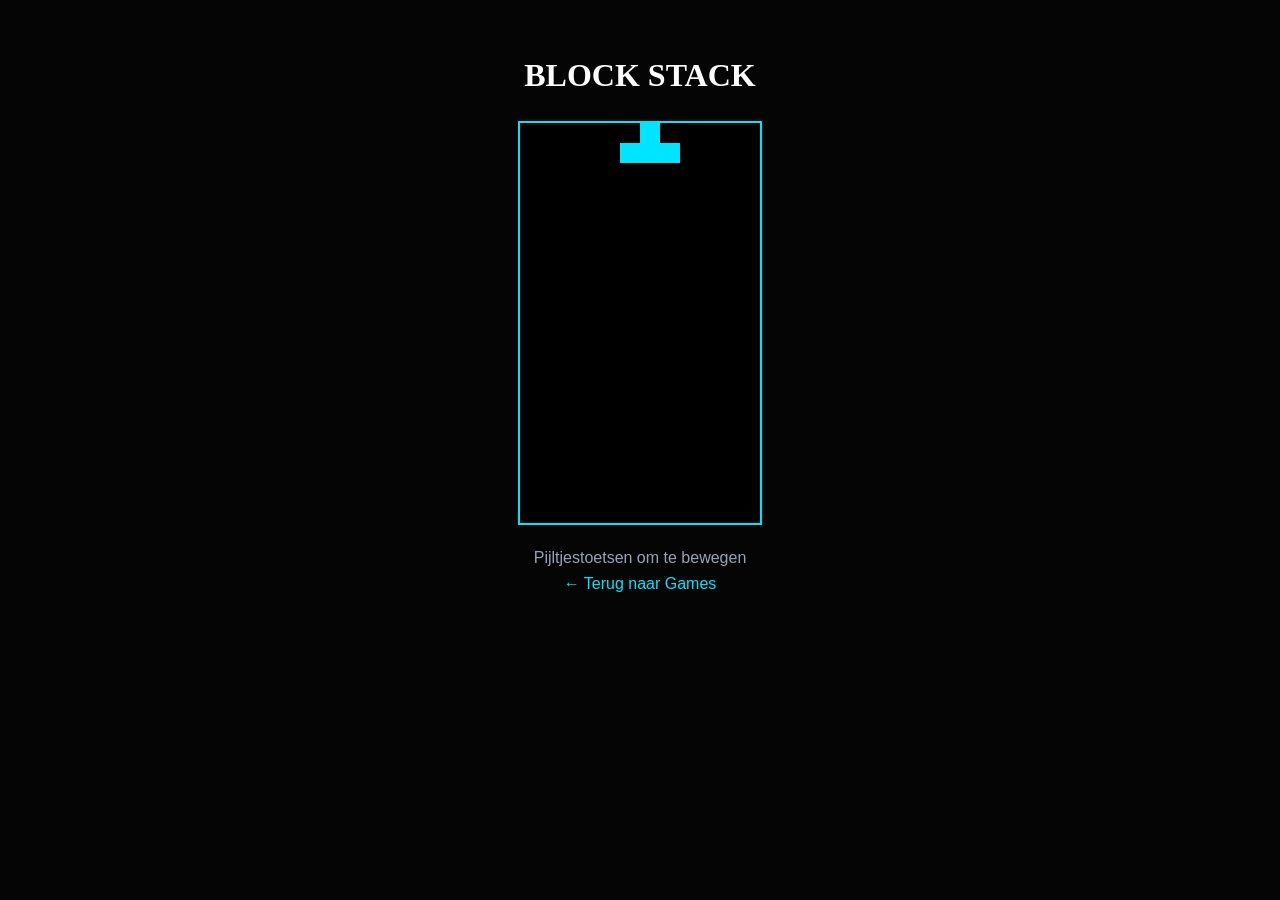
<file: games/basic/tetris.html>
<!DOCTYPE html>
<html>
<head>
    <title>DYLOKI | Block Stack</title>
    <link rel="stylesheet" href="/style.css">
    <style>canvas { border: 2px solid var(--cyan); background: #000; display: block; margin: 20px auto; }</style>
</head>
<body style="text-align: center; padding-top: 50px; background: #050505; color: white;">
    <h1 style="font-family: 'Syncopate';">BLOCK STACK</h1>
    <canvas id="tetris" width="240" height="400"></canvas>
    <p style="color: var(--text-muted);">Pijltjestoetsen om te bewegen</p>
    <a href="/games/" style="color: var(--cyan); text-decoration: none;">← Terug naar Games</a>
    <script>
        const canvas = document.getElementById('tetris');
        const context = canvas.getContext('2d');
        context.scale(20, 20);
        function createMatrix(w, h) { return Array.from({length: h}, () => new Array(w).fill(0)); }
        function draw() { context.fillStyle = '#000'; context.fillRect(0, 0, canvas.width, canvas.height); drawMatrix(arena, {x: 0, y: 0}); drawMatrix(player.matrix, player.pos); }
        function drawMatrix(matrix, offset) { matrix.forEach((row, y) => { row.forEach((value, x) => { if (value !== 0) { context.fillStyle = '#00e5ff'; context.fillRect(x + offset.x, y + offset.y, 1, 1); } }); }); }
        const arena = createMatrix(12, 20);
        const player = { pos: {x: 5, y: 0}, matrix: [[0, 1, 0], [1, 1, 1], [0, 0, 0]] };
        function update() { draw(); requestAnimationFrame(update); }
        update();
    </script>
</body>
</html>
</file>
<file: style.css>
:root {
    --bg-deep: #050505;
    --bg-slate: #0f1115;
    --cyan: #00e5ff;
    --cyan-dim: rgba(0, 229, 255, 0.2);
    --text-bright: #ffffff;
    --text-muted: #94a3b8;
    --border-light: rgba(255, 255, 255, 0.08);
}

* { 
    margin: 0; 
    padding: 0; 
    box-sizing: border-box; 
    transition: all 0.2s ease; 
}

body {
    background-color: var(--bg-deep);
    color: var(--text-bright);
    font-family: 'Inter', sans-serif;
    line-height: 1.6;
    overflow-x: hidden;
}

/* --- NAVBAR --- */
.navbar {
    display: flex; 
    align-items: center;
    justify-content: space-between;
    padding: 15px 40px; 
    background: #000;
    border-bottom: 1px solid var(--border-light);
    width: 100%; 
    position: relative;
    z-index: 1000;
}

.logo { 
    font-family: 'Syncopate', sans-serif; 
    font-size: 1.1rem; 
    letter-spacing: 3px; 
    font-weight: 700; 
    border: 1px solid transparent; 
    padding: 5px 10px; 
    border-radius: 15px;
    cursor: pointer;
    flex: 1;
}

.logo span { color: var(--cyan); }

/* GLOED EFFECT OP LOGO */
.logo:hover {
    border-color: var(--cyan);
    box-shadow: 0 0 15px var(--cyan-dim);
}

.nav-links { 
    display: flex; 
    gap: 30px; 
    list-style: none; 
    justify-content: center;
    flex: 2;
}

.nav-links a { 
    text-decoration: none; 
    color: var(--text-muted); 
    font-size: 0.75rem; 
    font-weight: 600; 
    text-transform: uppercase; 
}

.nav-links a:hover { color: var(--cyan); text-shadow: 0 0 8px var(--cyan); }
.nav-spacer { flex: 1; }
.highlight-link { color: var(--cyan) !important; }

/* --- HERO SECTION --- */
.hero-premium {
    min-height: 50vh; 
    display: flex; 
    align-items: center; 
    justify-content: center;
    text-align: center; 
    background: radial-gradient(circle at 50% 50%, #111827 0%, #050505 100%);
    padding: 60px 20px;
}

.main-title { 
    font-family: 'Syncopate', sans-serif; 
    font-size: 3rem; 
    letter-spacing: -1px; 
    margin-bottom: 15px;
}

.main-title span { color: var(--cyan); text-shadow: 0 0 25px var(--cyan-dim); }

/* --- GRID & INTERACTIVE BORDERS (Blauwe rand bij hover) --- */
.mission-grid {
    display: flex; /* Forceert ze naast elkaar */
    justify-content: center;
    gap: 20px;
    max-width: 1100px;
    margin: 0 auto;
}

.mission-card, .shop-card, .glass-panel {
    border-radius: 15px;
    border: 1px solid var(--border-light);
    background: var(--bg-slate);
    transition: 0.3s;
}

/* HET BLAUWE RAND EFFECT */
.interactive-border:hover {
    border-color: var(--cyan);
    box-shadow: 0 0 20px var(--cyan-dim);
    transform: translateY(-5px);
}

.mission-card { 
    padding: 25px; 
    text-align: center;
    flex: 1; /* Zorgt dat ze alle drie even breed zijn */
    min-width: 250px;
}

.mission-card h3 { 
    color: var(--cyan); 
    font-family: 'Syncopate', sans-serif; 
    font-size: 0.75rem; 
    margin-bottom: 10px; 
}

/* --- SHOP CARDS --- */
.shop-card {
    padding: 40px;
    text-align: center;
}

.price-tag {
    display: block;
    font-size: 1.3rem;
    color: var(--cyan);
    font-weight: 800;
    margin: 15px 0;
}

/* --- BUTTONS --- */
.btn-main, .btn-sub {
    border-radius: 15px;
    padding: 12px 25px;
    font-weight: 800;
    text-decoration: none;
    display: inline-block;
    font-size: 0.85rem;
    cursor: pointer;
}

.btn-main { background: var(--cyan); color: #000; border: 1px solid var(--cyan); }
.btn-main:hover { background: transparent; color: var(--cyan); box-shadow: 0 0 15px var(--cyan-dim); }

.btn-sub { background: transparent; color: #fff; border: 1px solid var(--border-light); }
.btn-sub:hover { border-color: var(--cyan); box-shadow: 0 0 15px var(--cyan-dim); }

.container { padding: 40px 10%; max-width: 1400px; margin: 0 auto; }
.grid { display: grid; grid-template-columns: repeat(auto-fit, minmax(280px, 1fr)); gap: 30px; }

.footer-main { padding: 40px 10%; background: #000; border-top: 1px solid var(--border-light); text-align: center; margin-top: 50px; }
</file>
<file: hackacopy/style.css>
* { box-sizing: border-box; }
body { 
    background-color: #f4f7f6; 
    font-family: 'Inter Tight', sans-serif; 
    margin: 0; 
    padding: 0; 
}

.container { max-width: 1100px; margin: 0 auto; padding: 0 20px; }

/* De witte ronde balk */
.navbar {
    background: #ffffff;
    margin: 20px auto;
    width: 90%;
    max-width: 1100px;
    border-radius: 50px;
    padding: 10px 30px;
    display: flex;
    justify-content: space-between;
    align-items: center;
    box-shadow: 0 4px 15px rgba(0,0,0,0.05);
    position: sticky;
    top: 20px;
}

.navbar-brand { display: flex; align-items: center; text-decoration: none; font-weight: 900; color: black; gap: 10px; }
.navbar-logo { height: 40px; border-radius: 5px; }

.nav-links { display: flex; list-style: none; gap: 20px; margin: 0; padding: 0; }
.nav-links a { text-decoration: none; color: black; font-weight: 500; }

.btn-primary {
    background-color: #2b7a69;
    color: white !important;
    border-radius: 30px;
    padding: 12px 25px;
    text-decoration: none;
    font-weight: 600;
    border: none;
    cursor: pointer;
    display: inline-block;
}

.hero { text-align: center; padding: 50px 0; }
.hero h1 { font-size: clamp(2.5rem, 8vw, 4rem); font-weight: 900; margin: 0; }
.ip-box { 
    background: #e8eee7; 
    padding: 10px 20px; 
    border-radius: 15px; 
    display: inline-block; 
    margin: 20px 0; 
    border: 2px dashed #2b7a69; 
    font-weight: bold;
    cursor: pointer;
}
.main-img { width: 100%; max-width: 850px; border-radius: 30px; box-shadow: 0 20px 40px rgba(0,0,0,0.1); }

.team-section { padding: 50px 0; text-align: center; }
.team-grid { display: flex; flex-wrap: wrap; gap: 20px; margin-top: 40px; justify-content: center; }
.team-card { background: white; padding: 20px; border-radius: 25px; flex: 1; min-width: 280px; box-shadow: 0 5px 15px rgba(0,0,0,0.03); }
.team-card img { width: 100%; border-radius: 15px; margin-bottom: 10px; }
</file>
